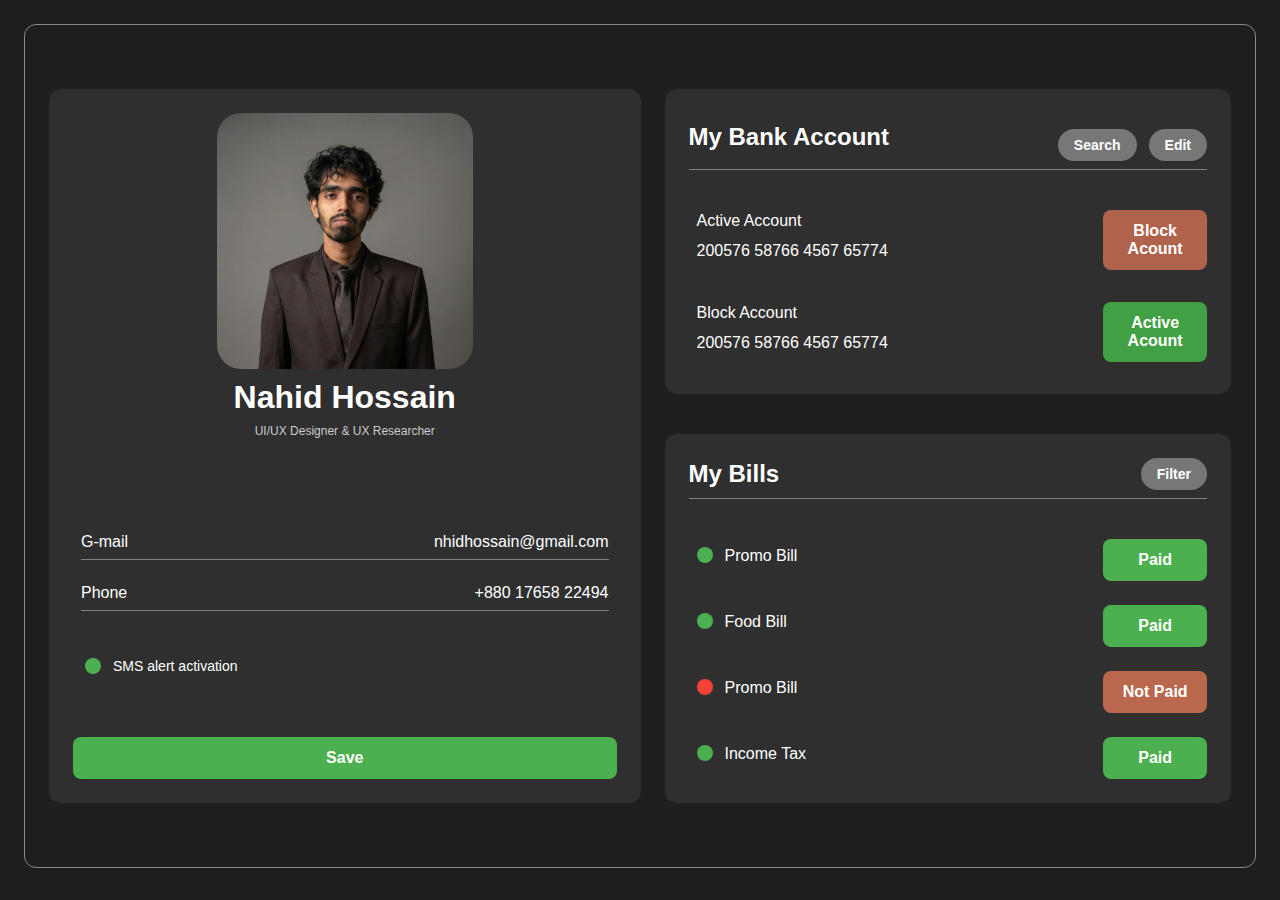
<file: bank_profile_/index.html>
<!DOCTYPE html>
<html lang="en">
<head>
    <meta charset="UTF-8">
    <meta name="viewport" content="width=device-width, initial-scale=1.0">
    <title>bank_profile</title>
    <link rel="stylesheet" href="style.css" class="css">
</head>
<body class="body">

<div class="section">

    <div class="container">
        
    <div class="profile">
        <img class="profile-pic" src="profile_pic.jpeg" alt="Profile Picture">
        <div class="title">Nahid Hossain</div>
        <div class="subtitle">UI/UX Designer & UX Researcher</div>
    </div>
    <div class="contact-info">
        <div class="info-row">
            <div class="info-label">G-mail</div>
            <div class="info-value">nhidhossain@gmail.com</div>
        </div>
        <div class="info-row">
            <div class="info-label">Phone</div>
            <div class="info-value">+880 17658 22494</div>
            
        </div>  
        
    </div>
        <div class="sms-alert">
        <div class="alert-indicator"></div>
        <div class="alert-text">SMS alert activation</div>
        </div>
      
    <div class="save-button">Save</div>
    </div>



<div class="container-2">

    
<div class="bank-account">
    <div class="account-header">
        <div class="account-title">My Bank Account</div>
        <div class="account-actions">
            <button class="search-button">Search</button>
            <button class="edit-button">Edit</button>
        </div>
    </div>
    <div class="account-row">
        <div class="account-info">
            <div class="account-label">Active Account</div>
            <div class="account-number">200576 58766 4567 65774</div>
        </div>
        <div class="block-button">Block Acount</div>
    </div>
    <div class="account-row">
        <div class="account-info">
            <div class="account-label">Block Account</div>
            <div class="account-number">200576 58766 4567 65774</div>
        </div>
        <div class="activate-button">Active Acount</div>
    </div>
</div>



<div class="bills">
    <div class="bills-header">
        <div class="bills-title">My Bills</div>
            <button class="search-button">Filter</button>
    </div>
    <div class="bill-row">
        <div class="bill-info">
            <div class="bill-indicator-paid"></div>
            <div class="bill-label">Promo Bill</div>
        </div>
        <div class="paid-button">Paid</div>
    </div>
    <div class="bill-row">
        <div class="bill-info">
            <div class="bill-indicator-paid"></div>
            <div class="bill-label">Food Bill</div>
        </div>
        <div class="paid-button">Paid</div>
    </div>
    <div class="bill-row">
        <div class="bill-info">
            <div class="bill-indicator-not-paid"></div>
            <div class="bill-label">Promo Bill</div>
        </div>
        <div class="not-paid-button">Not Paid</div>
    </div>
    <div class="bill-row">
        <div class="bill-info">
            <div class="bill-indicator-paid"></div>
            <div class="bill-label">Income Tax</div>
        </div>
        <div class="paid-button">Paid</div>
    </div>
</div>



</div>
</div>

</body>
</html>
</file>
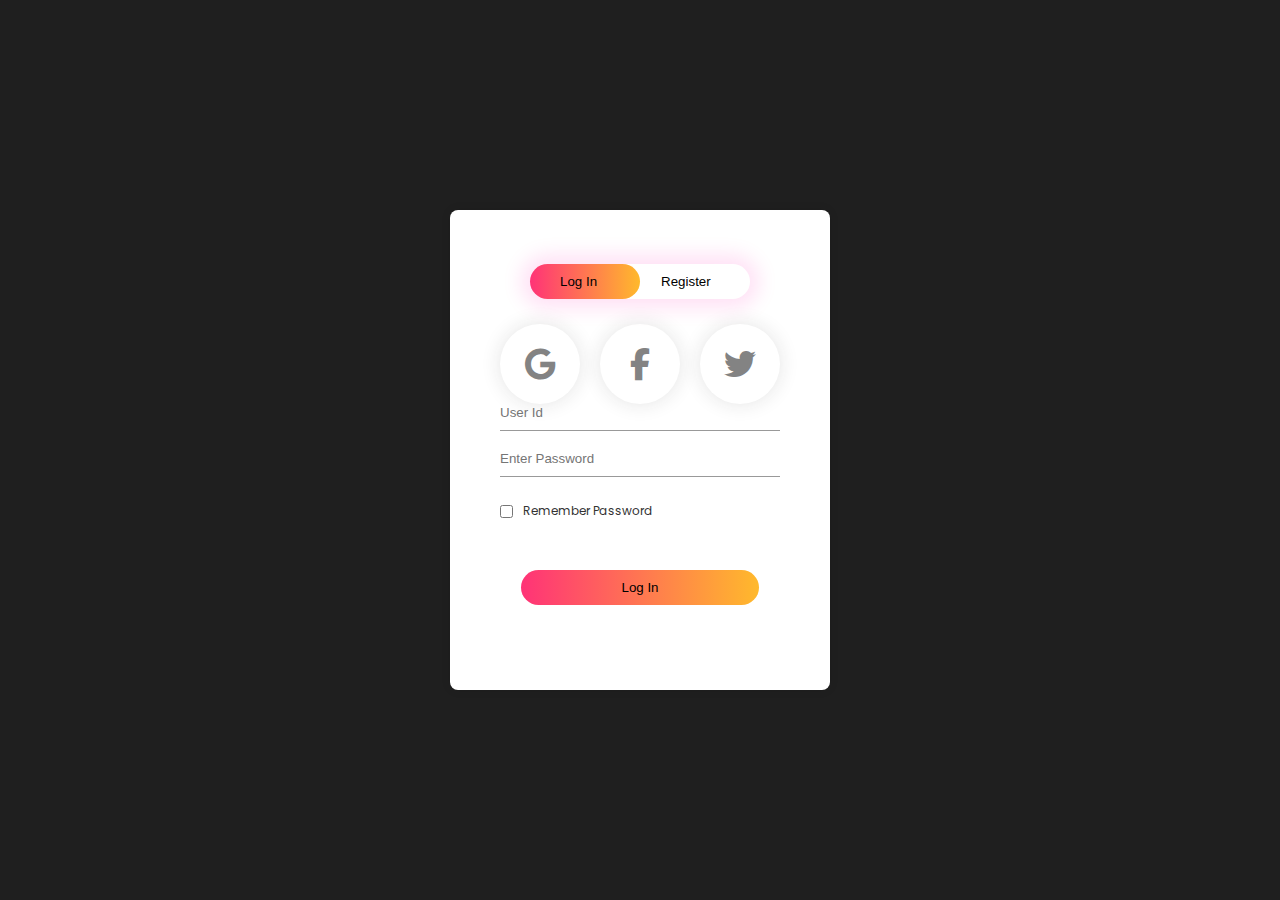
<file: login_page_/index.html>
<!DOCTYPE html>
<html lang="en">

<head>
    <meta charset="UTF-8">
    <meta name="viewport" content="width=device-width, initial-scale=1.0">
    <title>Sign In / Sign Up</title>
    <link rel="stylesheet" href="style.css">
    <link href="https://fonts.googleapis.com/css2?family=Poppins:wght@300;400;500;600&display=swap" rel="stylesheet">
    <link rel="stylesheet" href="https://cdnjs.cloudflare.com/ajax/libs/font-awesome/6.4.0/css/all.min.css">
    <script src="script.js" defer></script>
</head>

<body class="body">

    <div class="container">
        <div class="form-box">
            <!-- Buttons to toggle between Sign In and Sign Up -->
            <div class="button-box">
                <div id="btn"></div>
                <button type="button" class="toggle-btn" onclick="login()">Log In</button>
                <button type="button" class="toggle-btn" onclick="register()">Register</button>
            </div>

            <!-- Social Icons -->
            <div class="social-icons">
                <i class="fa-brands fa-google icon"></i>
                <i class="fa-brands fa-facebook-f icon"></i>
                <i class="fa-brands fa-twitter icon"></i>
            </div>

            <!-- Login Form -->
            <form id="login" class="input-group">
                <input type="text" class="input-field" placeholder="User Id" required>
                <input type="password" class="input-field" placeholder="Enter Password" required>
                <label class="check-box-label">
                    <input type="checkbox" class="check-box"><span>Remember Password</span>
                </label>
                <button type="submit" class="submit-btn">Log In</button>
            </form>

            <!-- Register Form -->
            <form id="register" class="input-group">
                <input type="text" class="input-field" placeholder="User Id" required>
                <input type="email" class="input-field" placeholder="Email Id" required>
                <input type="password" class="input-field" placeholder="Enter Password" required>
                <label class="check-box-label">
                    <input type="checkbox" class="check-box"><span>I agree to the terms & conditions</span>
                </label>
                <button type="submit" class="submit-btn">Register</button>
            </form>
        </div>
    </div>


</body>

</html>
</file>
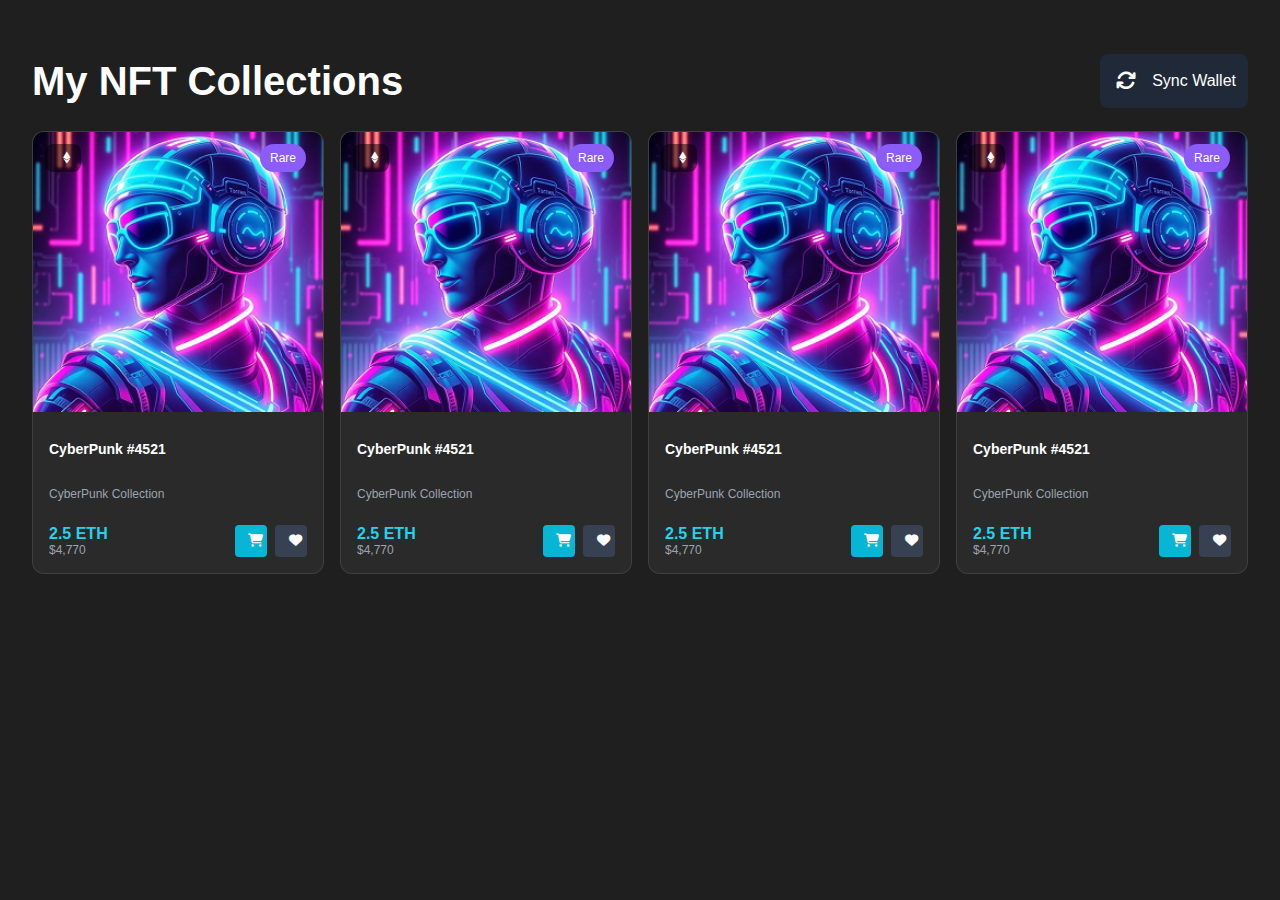
<file: my_nft_collection/index.html>
<!DOCTYPE html>
<html lang="en">
<head>
    <meta charset="UTF-8">
    <meta name="viewport" content="width=device-width, initial-scale=1.0">
    <title>my-nft</title>
    <link rel="stylesheet" href="style.css">

    <link rel="stylesheet" href="https://cdnjs.cloudflare.com/ajax/libs/font-awesome/6.4.0/css/all.min.css">

</head>
<body class="body">
    <div class="section">
        <div class="header-name">
            <h1>My NFT Collections</h1>
            <div class="sync-btn">
                <i class="fa-solid fa-sync"></i>
                <p class="sync-wallet">Sync Wallet</p>
            </div>
        </div>

        <div class="main">
            <div class="card">
                <div class="card-image">
                    <div class="tag-container">
                        <div class="tag glass">
                            <i class="fa-brands fa-ethereum"></i>
                        </div>
                        <div class="tag purple">
                            Rare
                        </div>
                    </div>
                </div>

            <div class="card-content">
                <div class="card-header">
                    <h2 class="nft-title">CyberPunk #4521</h2>
                    <p class="collection-name">CyberPunk Collection</p>
                </div>

                <div class="card-footer">
                    <div class="price-info">
                        <span class="eth-price">
                            2.5 ETH
                        </span>
                        <span class="usd-price">
                            $4,770
                        </span>
                    </div>

                    <div class="actions">
                        <button class="button-icon cyan">
                            <i class="fa-solid fa-cart-shopping"></i>
                        </button>
                        <button class="button-icon dark">
                            <i class="fa-solid fa-heart"></i>
                        </button>
                    </div>
                </div>
            </div>
            </div>

            <div class="card">
                <div class="card-image">
                    <div class="tag-container">
                        <div class="tag glass">
                            <i class="fa-brands fa-ethereum"></i>
                        </div>
                        <div class="tag purple">
                            Rare
                        </div>
                    </div>
                </div>

            <div class="card-content">
                <div class="card-header">
                    <h2 class="nft-title">CyberPunk #4521</h2>
                    <p class="collection-name">CyberPunk Collection</p>
                </div>

                <div class="card-footer">
                    <div class="price-info">
                        <span class="eth-price">
                            2.5 ETH
                        </span>
                        <span class="usd-price">
                            $4,770
                        </span>
                    </div>

                    <div class="actions">
                        <button class="button-icon cyan">
                            <i class="fa-solid fa-cart-shopping"></i>
                        </button>
                        <button class="button-icon dark">
                            <i class="fa-solid fa-heart"></i>
                        </button>
                    </div>
                </div>
            </div>
            </div>

            <div class="card">
                <div class="card-image">
                    <div class="tag-container">
                        <div class="tag glass">
                            <i class="fa-brands fa-ethereum"></i>
                        </div>
                        <div class="tag purple">
                            Rare
                        </div>
                    </div>
                </div>

            <div class="card-content">
                <div class="card-header">
                    <h2 class="nft-title">CyberPunk #4521</h2>
                    <p class="collection-name">CyberPunk Collection</p>
                </div>

                <div class="card-footer">
                    <div class="price-info">
                        <span class="eth-price">
                            2.5 ETH
                        </span>
                        <span class="usd-price">
                            $4,770
                        </span>
                    </div>

                    <div class="actions">
                        <button class="button-icon cyan">
                            <i class="fa-solid fa-cart-shopping"></i>
                        </button>
                        <button class="button-icon dark">
                            <i class="fa-solid fa-heart"></i>
                        </button>
                    </div>
                </div>
            </div>
            </div>

            <div class="card">
                <div class="card-image">
                    <div class="tag-container">
                        <div class="tag glass">
                            <i class="fa-brands fa-ethereum"></i>
                        </div>
                        <div class="tag purple">
                            Rare
                        </div>
                    </div>
                </div>

            <div class="card-content">
                <div class="card-header">
                    <h2 class="nft-title">CyberPunk #4521</h2>
                    <p class="collection-name">CyberPunk Collection</p>
                </div>

                <div class="card-footer">
                    <div class="price-info">
                        <span class="eth-price">
                            2.5 ETH
                        </span>
                        <span class="usd-price">
                            $4,770
                        </span>
                    </div>

                    <div class="actions">
                        <button class="button-icon cyan">
                            <i class="fa-solid fa-cart-shopping"></i>
                        </button>
                        <button class="button-icon dark">
                            <i class="fa-solid fa-heart"></i>
                        </button>
                    </div>
                </div>
            </div>
            </div>

            

        </div>


    </div>
</body>
</html>
</file>
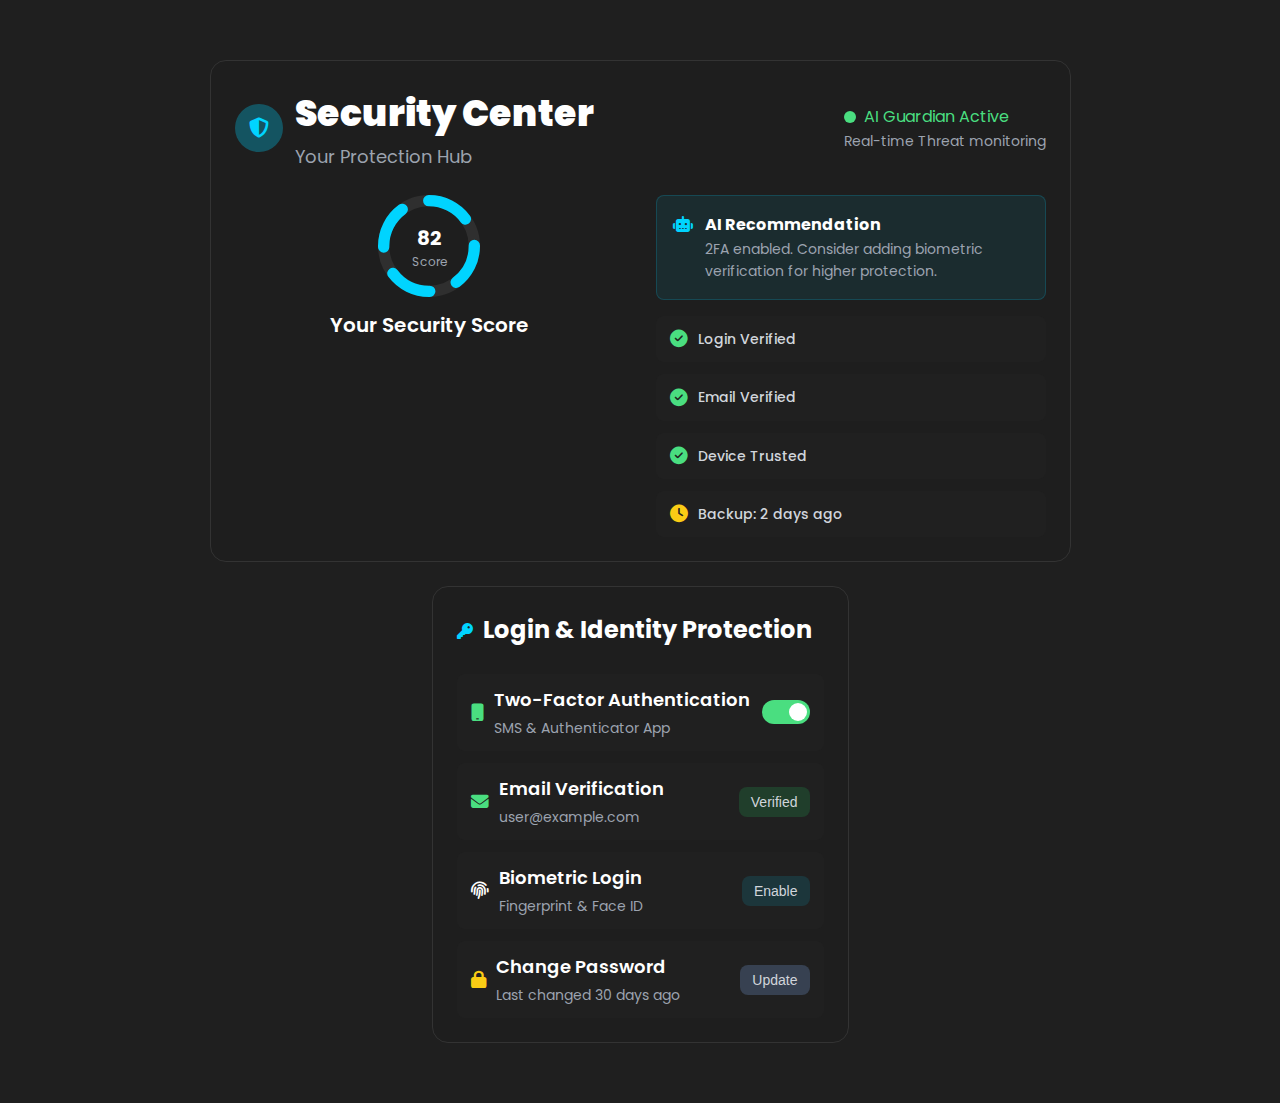
<file: security_2/index.html>
<!DOCTYPE html>
<html lang="en">
<head>
  <meta charset="utf-8" />
  <meta name="viewport" content="width=device-width, initial-scale=1" />
  <title>Security Center</title>

  <!-- Fonts & Icons -->
  <link href="https://fonts.googleapis.com/css2?family=Poppins:wght@300;400;500;600;700;900&display=swap" rel="stylesheet" />
  <link rel="stylesheet" href="https://cdnjs.cloudflare.com/ajax/libs/font-awesome/6.4.0/css/all.min.css" />

  <!-- Styles -->
  <link rel="stylesheet" href="style.css" />
</head>
<body class="body">
  <!-- Section 1: Header + Score + Quick Status -->
  <div class="section">
    <div class="section-header" role="banner">
      <div class="header-left">
        <i class="fa-solid fa-shield-halved icon" aria-hidden="true"></i>
        <div class="header-text">
          <h1 class="security-center">Security Center</h1>
          <p class="para">Your Protection Hub</p>
        </div>
      </div>

      <div class="monitoring" aria-live="polite">
        <div class="active">
          <div class="circle" aria-hidden="true"></div>
          <p class="ai-guardian">AI Guardian Active</p>
        </div>
        <p class="threat">Real-time Threat monitoring</p>
      </div>
    </div>

    <div class="main">
      <div class="sub-section">
        <!-- Score -->
        <div class="score-section" aria-label="Security score">
          <div class="score-ring">
            <svg class="ring" width="102" height="102" viewBox="0 0 36 36" aria-hidden="true">
              <path class="ring-bg"
                d="M18 2 a 16 16 0 0 1 0 32 a 16 16 0 0 1 0 -32" />
              <path class="ring-progress"
                d="M18 2 a 16 16 0 0 1 0 32 a 16 16 0 0 1 0 -32" />
            </svg>

            <div class="score-text" aria-label="Score 82">
              <div class="score-number">82</div>
              <div class="score-label">Score</div>
            </div>
          </div>

          <div>
            <h2>Your Security Score</h2>
          </div>
        </div>

        <!-- Recommendation + quick status -->
        <div class="verify-section">
          <div class="ai-recommendation" role="note">
            <i class="fa-solid fa-robot" aria-hidden="true"></i>
            <div class="name">
              <h3>AI Recommendation</h3>
              <p>2FA enabled. Consider adding biometric verification for higher protection.</p>
            </div>
          </div>

          <div class="status-grid" aria-label="Account status list">
            <div class="status-card">
              <div class="status-details">
                <i class="fa-solid fa-circle-check success" aria-hidden="true"></i>
                <span>Login Verified</span>
              </div>
            </div>

            <div class="status-card">
              <div class="status-details">
                <i class="fa-solid fa-circle-check success" aria-hidden="true"></i>
                <span>Email Verified</span>
              </div>
            </div>

            <div class="status-card">
              <div class="status-details">
                <i class="fa-solid fa-circle-check success" aria-hidden="true"></i>
                <span>Device Trusted</span>
              </div>
            </div>

            <div class="status-card">
              <div class="status-details">
                <i class="fa-solid fa-clock warning" aria-hidden="true"></i>
                <span>Backup: 2 days ago</span>
              </div>
            </div>
          </div>
        </div>
      </div>
    </div>
  </div>

  <!-- Section 2: Login & Identity Protection (explicit class for targeting) -->
  <div class="section login-section">
    <div class="title">
      <i class="fa-solid fa-key key" aria-hidden="true"></i>
      <h2>Login & Identity Protection</h2>
    </div>

    <div class="status-grid">
      <div class="status-card">
        <div class="status-details">
          <i class="fa-solid fa-mobile success" aria-hidden="true"></i>
          <div class="login-details">
            <h3>Two-Factor Authentication</h3>
            <p>SMS & Authenticator App</p>
          </div>
        </div>

        <label class="toggle" aria-label="Toggle two-factor authentication">
          <input type="checkbox" checked />
          <span class="slider" aria-hidden="true"></span>
        </label>
      </div>

      <div class="status-card">
        <div class="status-details">
          <i class="fa-solid fa-envelope success" aria-hidden="true"></i>
          <div class="login-details">
            <h3>Email Verification</h3>
            <p>user@example.com</p>
          </div>
        </div>

        <button class="button-verified" type="button" aria-label="Email verified">
          <span>Verified</span>
        </button>
      </div>

      <div class="status-card">
        <div class="status-details">
          <i class="fa-solid fa-fingerprint" aria-hidden="true"></i>
          <div class="login-details">
            <h3>Biometric Login</h3>
            <p>Fingerprint & Face ID</p>
          </div>
        </div>

        <button class="button-enable" type="button" aria-label="Enable biometric login">
          <span>Enable</span>
        </button>
      </div>

      <div class="status-card">
        <div class="status-details">
          <i class="fa-solid fa-lock warning" aria-hidden="true"></i>
          <div class="login-details">
            <h3>Change Password</h3>
            <p>Last changed 30 days ago</p>
          </div>
        </div>

        <button class="button-update" type="button" aria-label="Update password">
          <span>Update</span>
        </button>
      </div>
    </div>
  </div>
</body>
</html>
</file>
<file: bank_profile_/style.css>
.body{
    padding: 24px;
    background-color: #1f1f1f;
}

*{
    margin: 0;
    padding: 0px;
    box-sizing: border-box;
    /* background-color: #1f1f1f; */
    font-family: outfit, sans-serif;
}

.container{
    padding: 24px;
    width: 100%;
    height: auto;
    margin: 40px auto;
    padding: 24px;
    background-color: #2f2f2f;
    border-radius: 12px;
    display: flex;
    flex-direction: column;
    justify-content: space-between;
}

.profile-pic{
    display: block;
    margin: 0 auto 10px auto;
    position: relative;
    width: 256px;
    height: 256px;
    border-radius: 24px;
    object-fit: cover;
}

.title{
    text-align: center;
    font-size: 32px;
    font-weight: 700;
    color: #ffffff;
    margin-bottom: 8px;
}

.subtitle{
    text-align: center;
    font-size: 12px;
    font-weight: 500;
    color: #cccccc;
    margin-bottom: 24px;
}

.contact-info{
    margin-top: 0;
    color: #ffffff;
    padding: 8px;
    gap: 24px;
    
}

.info-row{
    display: flex;
    justify-content: space-between;
    padding-bottom: 8px;
    padding-top: 24px;
    border-bottom: 0.5px solid #7f7f7f;
    
}

.sms-alert{
    padding-left: 12px;
    gap: 12px;
    margin-top: 0px;
    display: flex;
    justify-content: left;
}

.alert-text{
    color: #ffffff;
    font-size: 14px;
    font-weight: 500;
}

.alert-indicator{
    width: 16px;
    height: 16px;
    background-color: #4caf50;
    border-radius: 12px;
    position: relative;
    cursor: pointer;
}

.sms-alert label{
    color: #ffffff;
    font-size: 14px;
    font-weight: 500;
}

.save-button{
    text-align: center;
    margin-top: 24px;
    width: 100%;
    padding: 12px;
    background-color: #4caf50;
    color: #ffffff;
    font-size: 16px;
    font-weight: 600;
    border: none;
    border-radius: 8px;
    cursor: pointer;
}   
.save-button:hover{
    background-color: #47b64a;
}

.bank-account{
    padding: 24px;
    width: 100%;
    height: auto;
    margin: 40px auto;
    padding: 24px;
    background-color: #2f2f2f;
    border-radius: 12px;
}

.account-header{
    align-items: center;
    display: flex;
    justify-content: space-between;
    font-size: 24px;
    font-weight: 700;
    color: #ffffff;
    margin-bottom: 16px;
    padding-bottom: 8px;
    border-bottom: 0.5px solid #7f7f7f;
}

.account-actions{
    gap: 12px;
    align-items: center;
    display: flex;
    justify-content: right;
    
    margin-top: 16px;
}

.search-button{
    padding: 8px 16px;
    background-color: #777777;
    color: #ffffff;
    font-size: 14px;
    font-weight: 600;
    border: none;
    border-radius: 24px;
    cursor: pointer;
}

.edit-button{
    padding: 8px 16px;
    background-color: #777777;
    color: #ffffff;
    font-size: 14px;
    font-weight: 600;
    border: none;
    border-radius: 24px;
    cursor: pointer;
}

.account-info{
    display: flex ;
    flex-direction: column;
    margin-top: 16px;
    color: #ffffff;
    padding: 8px;
    gap: 12px;
}

.account-row{
    display: flex;
    justify-content: space-between;
    align-items: center;
    padding-bottom: 8px;
    padding-top: 0px;
    /* border-bottom: 0.5px solid #7f7f7f; */
}

.block-button{
    text-align: center;
    margin-top: 24px;
    width: 20%;
    padding: 12px;
    background-color: #af634c;
    color: #ffffff;
    font-size: 16px;
    font-weight: 600;
    border: none;
    border-radius: 8px;
    cursor: pointer;
}   
.block-button:hover{
    background-color: #b9674d;
}

.activate-button{
    text-align: center;
    margin-top: 24px;
    width: 20%;
    padding: 12px;
    background-color: #41a044;
    color: #ffffff;
    font-size: 16px;
    font-weight: 600;
    border: none;
    border-radius: 8px;
    cursor: pointer;
}   
.activate-button:hover{
    background-color: #44aa47;
}



.bills{
    padding: 24px;
    width: 100%;
    height: auto;
    margin: 40px auto;
    padding: 24px;
    background-color: #2f2f2f;
    border-radius: 12px;
}

.bills-header{
    align-items: center;
    display: flex;
    justify-content: space-between;
    font-size: 24px;
    font-weight: 700;
    color: #ffffff;
    margin-bottom: 16px;
    padding-bottom: 8px;
    border-bottom: 0.5px solid #7f7f7f;
}

.bill-actions{
    gap: 12px;
    align-items: center;
    display: flex;
    justify-content: right;
    
    margin-top: 16px;
}

.bill-row{
    display: flex;
    justify-content: space-between;
    align-items: center;
    padding-bottom: 0px;
    padding-top: 0px;
    /* border-bottom: 0.5px solid #7f7f7f; */
}

.bill-info{
    display: flex ;
    justify-content: left;
    margin-top: 16px;
    color: #ffffff;
    padding: 8px;
    gap: 12px;
}
.bill-indicator-paid{
    width: 16px;
    height: 16px;
    background-color: #4caf50;
    border-radius: 12px;
    position: relative;
    cursor: pointer;
}
.bill-indicator-not-paid{
    width: 16px;
    height: 16px;
    background-color: #f44336;
    border-radius: 12px;
    position: relative;
    cursor: pointer;
}

.paid-button{
    text-align: center;
    margin-top: 24px;
    width: 20%;
    padding: 12px;
    background-color: #4caf50;
    color: #ffffff;
    font-size: 16px;
    font-weight: 600;
    border: none;
    border-radius: 8px;
    cursor: pointer;
}

.paid-button:hover{
    background-color: #47b64a;
}

.not-paid-button{
    text-align: center;
    margin-top: 24px;
    width: 20%;
    padding: 12px;
    background-color: #b9674d;
    color: #ffffff;
    font-size: 16px;
    font-weight: 600;
    border: none;
    border-radius: 8px;
    cursor: pointer;
}

.not-paid-button:hover{
    background-color: #c56d52;
}


.container-2{
    border-color: solid 2px #ff0000 ;
    width: 100%;
    height: auto;
    padding: 0px;
    gap: 24px;
    border-radius: 12px;
    
}


.section{
    display: flex;
    flex-direction: row;
    justify-content: space-between;
    padding: 24px;
    background-color: #1f1f1f;
    border-radius: 12px;
    border:1px solid #8b8b8b ;
    gap: 24px;

}
</file>
<file: login_page_/style.css>
*{
    margin: 0;
    padding: 0;
    box-sizing: border-box;
}

.body{
    font-family: 'Poppins', sans-serif;
    height: 100vh;
    display: flex;
    justify-content: center;
    align-items: center;
    background-color: #1f1f1f;
}

.form-box{
    width: 380px;
    height: 480px;
    position: relative;
    overflow: hidden;
    margin: 6% auto;
    padding: 5%;
    background: #fff;
    box-shadow: 0 0 10px rgba(0,0,0,0.1);
    border-radius: 8px;
}

.button-box{
    width: 220px;
    margin: 35px auto;
    cursor: pointer;
    position: relative;
    box-shadow: 0 0 20px 9px #ff00aa1f;
    border-radius: 30px;
}

.toggle-btn{
    padding: 10px 30px;
    cursor: pointer;
    background: transparent;
    border: 0;
    outline: none;
    position: relative;
    transition: 0.5s;
}

#btn{
    top: 0;
    left: 0;
    position: absolute;
    width: 110px;
    height: 100%;
    background: linear-gradient(to right, #ff3377, #ffb92c);
    border-radius: 30px;
    transition: 0.5s;
}

.social-icons {
    display: flex;
    justify-content: center;
    align-items: center;
    height: 60px;
    margin-top: 30px;
    margin-bottom: ;
}


.social-icons .icon {
    height: 80px;
    width: 80px;
    cursor: pointer;
    border-radius: 50%;
    background: #ffffff;
    margin: 0 10px;
    color: #838383;
    font-size: 32px;
    transition: 0.3s;
    box-shadow: 0 0 20px 0 #1f1f1f1f;

    display: flex;          /* FIX */
    justify-content: center; /* FIX */
    align-items: center;     /* FIX */
}

.social-icons .icon:hover {
    background: linear-gradient(to bottom, #ff3377, #ff00bf);
    color: #ffffff;
    transform: translateY(-3px);
}


.input-group{
    top: 180px;
    position: absolute;
    width: 280px;
    transition: 0.5s;
}

.input-field{
    width: 100%;
    padding: 10px 0;
    margin: 5px 0;
    border-left: 0;
    border-top: 0;
    border-right: 0;
    border-bottom: 1px solid #999;
    outline: none;
    background: transparent;
}

.submit-btn{
    width: 85%;
    padding: 10px 30px;
    cursor: pointer;
    display: block;
    margin: auto;
    background: linear-gradient(to right, #ff3377, #ffb92c);
    border: 0;
    outline: none;
    margin-top: 50px;
    border-radius: 30px;
}

.submit-btn:hover{
    background: linear-gradient(to right, #ff00bf, #ffb92c);
}

.check-box-label{
    margin-top: 20px;
    font-size: 12px;
    color: #333;
    display: flex;
    align-items: center;
    cursor: pointer;
}   

.check-box-label input{
    margin-right: 10px;
}

.check-box{
margin-right: 10px;
}
#login{
    left: 50px;
}
#register{
    left: 450px;
}
#forgot{
    left: 950px;
}

span{
    font-size: 12px;
    color: #333;
    cursor: pointer;
}





/* Responsive adjustments */
@media (max-width: 400px) {
    .form-box {
        width: 90%;
        /* Take up more width on small screens */
    }

    .input-group {
        width: 85%;
        /* Adjust form width */
        left: 7.5% !important;
        /* Center the form */
    }

    #register {
        left: 100% !important;
        /* Push register form out initially */
    }
}
</file>
<file: my_nft_collection/style.css>
@font-face {
    font-family: 'Inter'; /*a name to be used later*/
    src: url('https://fonts.googleapis.com/css2?family=Inter:wght@400;600&display=swap'); /*URL to font*/
}
   

*{
    font-family: inter, sans-serif;
    padding: 0;
    border-style: border-box;

}

.body{
    background-color: #1f1f1f;
    color: #ffff;
    display: flex;
    justify-content: center;
    align-items: center;
}

.section{
    width: 1280px;
    height: auto;
    padding: 24px;

}

.header-name{
    font-size: 20px;
    display: flex;
    flex-direction: row;
    justify-content: space-between;
    align-items: center;
}

.sync-btn{
    width: 132px;
    height: 38px;
    display: flex;
    align-items: center;
    justify-content: space-between;
    flex-direction: row;
    margin: 0;
    padding: 8px;
    background-color: #1F2937;
    border-radius: 8px;
    cursor: pointer;
}

i{
    padding-left: 8px;
}

.sync-wallet{
    font-size: 16px;
    font-weight: 500;
    text-align: center;
    padding-right: 4px;
    
}


.main{
    display: flex;
    flex-direction: row;
    justify-content: space-between;

}

.card {
    width: 290px;
    background: rgba(255, 255, 255, 0.05);
    border-radius: 12px;
    border: 1px solid rgba(255, 255, 255, 0.1);
    overflow: hidden;
    transition: transform 0.3s ease, box-shadow 0.3s ease;
    cursor: pointer;
}

.card:hover {
    transform: translateY(-5px);
    box-shadow: 0 10px 20px rgba(0, 0, 0, 0.3);
    border-color: rgba(255, 255, 255, 0.2);
}

.card-image{
    height: 256px;
    width: 100%;
    background-image: url('pics_/img-1.jpg');
    background-size: cover;
    background-position: center;
    padding: 12px;
    display: flex;
    align-items: flex-start;
}

.tag-container{
    width: 90%;
    display: flex;
    /* flex-direction: row; */
    justify-content: space-between;

}

.tag{
    padding: 6px 10px;
    border-radius: 8px;
    display: flex;
    align-items: center;
    justify-content: center;
    font-size: 12px;
    color: white;
}

.tag.glass {
    background: rgba(0, 0, 0, 0.5);
    width: 16px;
    height: 16px;
}

.tag.purple {
    background: #8B5CF6;
    border-radius:24px;
    font-size: 12px;
    font-weight: 400;
}

.card-content{
    padding: 16px;
    display: flex;
    flex-direction: column;
    gap: 12px;

}

.card-header{
    display: flex;
    flex-direction: column;
    gap: 4px;
}


.nft-title {
    color: white;
    font-size: 14px;
    font-weight: 600;
    line-height: 20px;
}

.collection-name {
    color: #9CA3AF;
    font-size: 12px;
    font-weight: 400;
}
.card-footer{
    display: flex;
    justify-content: space-between;
    align-items: center;
}

.price-info{
    display: flex;
    flex-direction: column;
}

.eth-price{
    color: #22d3ee;
    font-size: 16px;
    font-weight: 600;
}

.usd-price{
    color: #9ca3af;
    font-size: 12px;
}
.actions {
    display: flex;
    gap: 8px;
}

.button-icon{
    width: 32px;
    height: 32px;
    border-radius: 4px;
    border: none;
    display: flex;
    justify-content: center;
    align-items: center;
    cursor: pointer;
    color: rgb(255, 255, 255);
    transition: opacity 0.2s;
}

.button-icon:hover {
    opacity: 0.8;
}

.button-icon.cyan {
    background: #06B6D4;
}

.button-icon.dark {
    background: #374151;
}
</file>
<file: security_2/style.css>
/* ---------------------------
   Reset & Base
   --------------------------- */
* {
  box-sizing: border-box;
  margin: 0;
  padding: 0;
}

html {
  scroll-behavior: smooth;
}

body {
  font-family: 'Poppins', sans-serif;
  background-color: #1f1f1f;
  color: #fff;
  line-height: 1.6;
}

/* Root layout container */
.body {
  display: flex;
  flex-direction: column;
  gap: 24px;
  padding: 24px 20px;
  min-height: 100vh;
}

/* Typography */
.para { font-size: 16px; color: #9CA3AF; }
.security-center { font-size: 30px; font-weight: 900; }

/* Section card */
.section {
  background-color: #1e1e1e;
  border: 1px solid #333333;
  padding: 24px;
  border-radius: 16px;
  display: grid;
  grid-template-columns: 2;
  /* flex-direction: column; */
  gap: 24px;
}

/* Header */
.section-header {
  display: flex;
  flex-wrap: wrap;
  justify-content: space-between;
  align-items: center;
  gap: 12px;
}

.header-left { display: flex; align-items: center; gap: 12px; }

.icon {
  width: 48px;
  height: 48px;
  display: inline-flex;
  justify-content: center;
  align-items: center;
  padding: 8px;
  border-radius: 50%;
  color: #00D4FF;
  background-color: #00d5ff4d;
  font-size: 1.25rem;
}

/* Monitoring */
.monitoring { text-align: right; }
.active { display: flex; gap: 8px; align-items: center; }
.circle { width: 12px; height: 12px; border-radius: 50%; background: #4ADE80; }
.ai-guardian { color: #4ADE80; }
.threat { color: #9CA3AF; font-size: 14px; }

/* Main layout inside first section */
.main { display: flex; gap: 24px; flex-direction: column; }

/* Sub-section (score + verify) */
.sub-section { display: flex; flex-direction: row; gap: 24px; }

/* Score ring */
.score-section { display: flex; flex-direction: column; align-items: center; gap: 12px; min-height: 182px; }
.score-ring { width: 102px; height: 102px; position: relative; display: flex; align-items: center; justify-content: center; }
.ring { transform: rotate(-90deg); }
.ring-bg { fill: none; stroke: #2F2F2F; stroke-width: 4; }
.ring-progress { fill: none; stroke: #00D4FF; stroke-width: 4; stroke-linecap: round; stroke-dasharray: 15 10 15 10 15 10 15 10; }
.score-text { position: absolute; display: flex; flex-direction: column; align-items: center; }
.score-number { font-size: 20px; font-weight: 700; color: #fff; }
.score-label { color: #9CA3AF; font-size: 12px; margin-top: -2px; }
.score-section h2 { font-size: 18px; font-weight: 600; }

/* Recommendation */
.verify-section { display: flex; flex-direction: column; gap: 16px; min-height: 180px; }
.ai-recommendation { background: rgba(0,212,255,0.08); border: 1px solid rgba(0,212,255,0.18); padding: 16px; border-radius: 8px; display: flex; gap: 12px; align-items: flex-start; }
.ai-recommendation i { padding-top: 4px; color: #00D4FF; }
.name h3 { font-size: 16px; font-weight: 700; }
.name p { font-size: 14px; color: #9CA3AF; }

/* Status grid used in both sections (fluid by default) */
.status-grid {
  display: grid;
  grid-template-columns: repeat(auto-fit, minmax(240px, 1fr));
  gap: 12px;
}

/* Status card */
.status-card {
  background: rgba(47,47,47,0.18);
  padding: 12px 14px;
  border-radius: 8px;
  display: flex;
  align-items: center;
  justify-content: space-between;
  gap: 12px;
}

/* Status details */
.status-details { display: flex; align-items: center; gap: 10px; min-width: 0; }
.status-details i { font-size: 1.1rem; }
.status-card .success { color: #4ADE80; }
.status-card .warning { color: #FACC15; }
.status-card span { font-size: 14px; color: #D1D5DB; font-weight: 500; white-space: nowrap; overflow: hidden; text-overflow: ellipsis; }

/* Title for second section */
.title { display: flex; align-items: center; gap: 10px; }
.title h2 { font-size: 20px; font-weight: 700; }
.title .key { color: #00D4FF; }

/* Login details inside cards */
.login-details { display: flex; flex-direction: column; gap: 2px; min-width: 0; }
.login-details h3 { font-size: 16px; font-weight: 600; color: #fff; }
.login-details p { font-size: 14px; color: #9CA3AF; }

/* Toggle */
.toggle { width: 48px; height: 24px; position: relative; display: inline-block; flex-shrink: 0; }
.toggle input { opacity: 0; width: 0; height: 0; }
.slider { position: absolute; inset: 0; background: #3A3A3A; border-radius: 24px; transition: 0.3s; }
.slider::before { content: ""; position: absolute; left: 3px; bottom: 3px; width: 18px; height: 18px; background: #fff; border-radius: 50%; transition: 0.3s; }
.toggle input:checked + .slider { background: #4ADE80; }
.toggle input:checked + .slider::before { transform: translateX(24px); }

/* Buttons */
.status-card button { padding: 7px 12px; border-radius: 8px; border: none; cursor: pointer; flex-shrink: 0; }
.button-verified { background: rgba(34,197,94,0.18); color: #4ADE80; border-radius: 24px; }
.button-enable { background: rgba(0,212,255,0.12); color: #00D4FF; border: 1px solid rgba(0,213,255,0.18); }
.button-update { background: #374151; color: #fff; }

/* ---------------------------
   LOGIN SECTION: force two equal columns on medium+ and tune for 1920px
   --------------------------- */

/* Use explicit class .login-section so selector is robust */
.section .login-section .status-grid {
  grid-template-columns: repeat(1, 1fr); /* default mobile: single column */
  gap: 12px;
}

/* Tablet and up: two columns */
@media (min-width: 600px) {
  .section .login-section .status-grid {
    grid-template-columns: repeat(2, 1fr);
    gap: 16px;
  }


  /* give cards a sensible min width so they don't shrink too far on large displays */
  .login-section .status-card { min-width: 320px; }
}

/* Ensure on narrow screens (phones) it stays single column */
@media (max-width: 599px) {
  .login-section .status-grid { grid-template-columns: 1fr; gap: 12px; }
  .login-section .status-card { padding: 12px; }
}

/* ---------------------------
   Large screen tuning and perfecting for 1920px
   --------------------------- */

/* Gentle centering for very wide screens */
@media (min-width: 1600px) {
  .body { padding-left: 120px; padding-right: 120px; }
}

/* Specific tuning for 1920px and above */
@media (min-width: 1920px) {
  /* constrain content width and center on very wide screens */
  .body {
    max-width: 1400px;
    margin-left: auto;
    margin-right: auto;
    padding-left: 0;
    padding-right: 0;
  }

  .section {
    padding: 36px;
    border-radius: 18px;
  }

  /* Keep the login section strictly two equal columns with larger gap */
  .login-section .status-grid {
    grid-template-columns: repeat(2, 1fr);
    gap: 28px;
  }

  .login-section .status-card {
    padding: 16px 20px;
    border-radius: 10px;
  }

  .login-section .login-details h3 { font-size: 18px; }
  .login-section .login-details p { font-size: 15px; }

  .section-header .security-center { font-size: 40px; }
}

/* ---------------------------
   Other responsive breakpoints
   --------------------------- */
@media (min-width: 480px) {
  .body { padding: 24px 28px; }
  .section{
    display: grid;
    grid-row: 1fr;
  }
}

@media (min-width: 768px) {
  .body { padding: 40px 64px; }
  .score-section h2 { font-size: 20px; }
  .security-center { font-size: 36px; }
  .para { font-size: 18px; }
  .status-card .login-details h3 { font-size: 18px; }
  .title h2 { font-size: 24px; }
}

@media (min-width: 900px) {
  .body { padding: 48px 96px; }
  .main { flex-direction: row; gap: 32px; }
  .sub-section { flex: 1; display: flex; gap: 32px; align-items: flex-start; }
  .score-section, .verify-section { width: 50%; }
  .section { max-width: 1200px; margin-left: auto; margin-right: auto; }
}

@media (min-width: 1200px) {
  .body { padding: 60px 120px; }
  .section { max-width: 1400px; }
}
</file>
